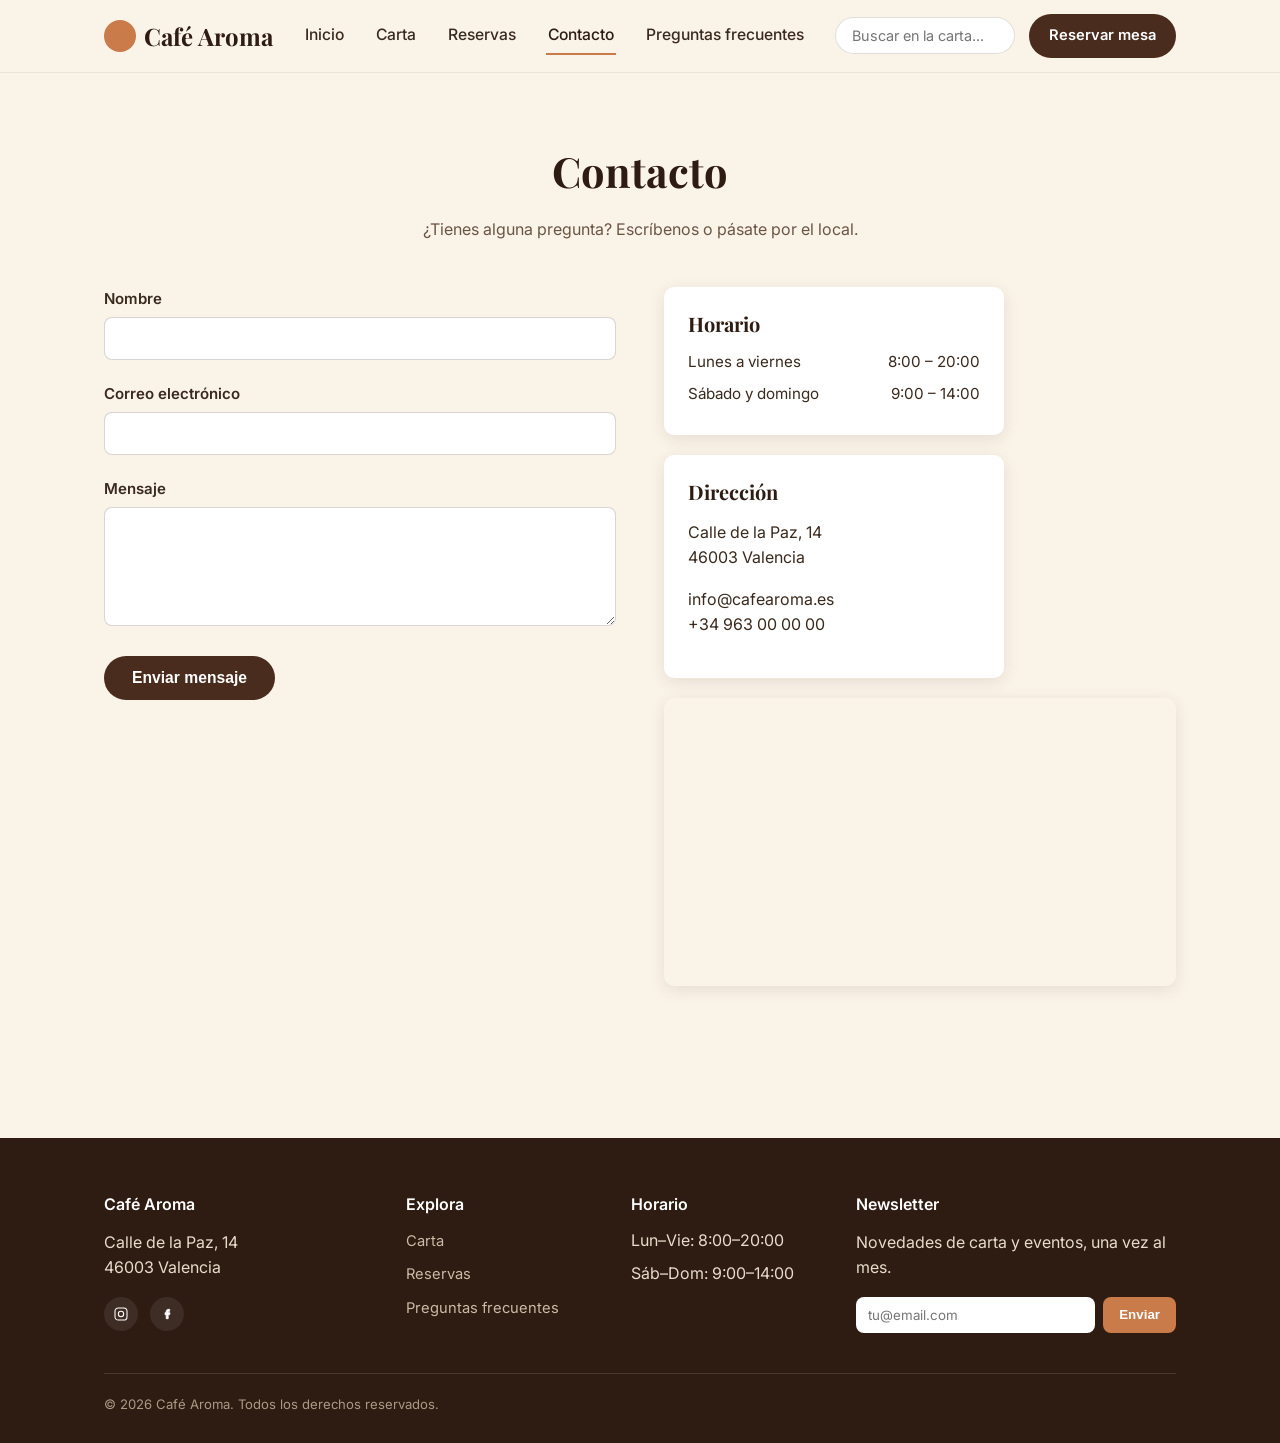
<file: contacto.html>
<!DOCTYPE html>
<html lang="en">
<head>
<meta charset="UTF-8">
<meta name="viewport" content="width=device-width, initial-scale=1.0">
<title>Contacto — Café Aroma</title>
<meta name="description" content="Contacta con Café Aroma: dirección, horario y formulario de contacto.">
<link rel="stylesheet" href="css/styles.css">
</head>
<body>
<a class="skip-link" href="#main">Saltar al contenido principal</a>

<header class="site-header">
  <div class="header-inner">
    <a href="index.html" class="logo">
      <span class="logo-mark" aria-hidden="true"></span>
      Café Aroma
    </a>
    <button class="nav-toggle" aria-expanded="false" aria-controls="main-nav">
      <svg width="22" height="22" viewBox="0 0 24 24" fill="none" aria-hidden="true"><path d="M3 6h18M3 12h18M3 18h18" stroke="#3A2A1E" stroke-width="2" stroke-linecap="round"/></svg>
      <span class="visually-hidden">Abrir menú</span>
    </button>
    <nav class="main-nav" id="main-nav" aria-label="Principal">
      <a href="index.html">Inicio</a>
      <a href="carta.html">Carta</a>
      <a href="reservas.html">Reservas</a>
      <a href="contacto.html" aria-current="page">Contacto</a>
      <a href="faq.html">Preguntas frecuentes</a>
    </nav>
    <div class="header-actions">
      <div class="search-field">
        <input type="search" placeholder="Buscar en la carta...">
      </div>
      <a href="reservas.html" class="btn-reserve">Reservar mesa</a>
    </div>
  </div>
</header>

<div id="main">
  <section>
    <div class="container">
      <div class="section-title">
        <h1>Contacto</h1>
        <p>¿Tienes alguna pregunta? Escríbenos o pásate por el local.</p>
      </div>

      <div class="contact-grid">
        <div>
          <form id="contacto-form" novalidate>
            <div class="form-row">
              <label for="con-nombre">Nombre</label>
              <input type="text" id="con-nombre" name="nombre" required>
            </div>
            <div class="form-row">
              <label for="con-email">Correo electrónico</label>
              <input type="email" id="con-email" name="email" required>
            </div>
            <div class="form-row">
              <label for="con-mensaje">Mensaje</label>
              <textarea id="con-mensaje" name="mensaje" rows="5" required></textarea>
            </div>
            <button type="submit" class="btn-submit">Enviar mensaje</button>
            <p class="success-message" id="contacto-success">Mensaje enviado. Te responderemos en breve.</p>
          </form>
        </div>

        <div>
          <div class="info-card">
            <h3>Horario</h3>
            <div class="hours-row"><span>Lunes a viernes</span><span>8:00 – 20:00</span></div>
            <div class="hours-row"><span>Sábado y domingo</span><span>9:00 – 14:00</span></div>
          </div>
          <div class="info-card">
            <h3>Dirección</h3>
            <p>Calle de la Paz, 14<br>46003 Valencia</p>
            <p>info@cafearoma.es<br>+34 963 00 00 00</p>
          </div>
          <div class="map-embed">
            <iframe src="https://www.openstreetmap.org/export/embed.html?bbox=-0.3789%2C39.4739%2C-0.3689%2C39.4789&layer=mapnik" title="Mapa de ubicación de Café Aroma en Calle de la Paz 14, Valencia"></iframe>
          </div>
        </div>
      </div>
    </div>
  </section>
</div>

<footer class="site-footer">
  <div class="container">
    <div class="footer-grid">
      <div>
        <h4>Café Aroma</h4>
        <p>Calle de la Paz, 14<br>46003 Valencia</p>
        <div class="social-links">
          <a href="#" aria-label="Instagram de Café Aroma">
            <svg width="16" height="16" viewBox="0 0 24 24" fill="none" aria-hidden="true"><rect x="3" y="3" width="18" height="18" rx="5" stroke="#fff" stroke-width="1.6"/><circle cx="12" cy="12" r="4" stroke="#fff" stroke-width="1.6"/></svg>
          </a>
          <a href="#" aria-label="Facebook de Café Aroma">
            <svg width="16" height="16" viewBox="0 0 24 24" fill="none" aria-hidden="true"><path d="M14 8h2V5h-2c-2 0-3.2 1.2-3.2 3.2V10H9v3h1.8v6h3v-6H16l.4-3h-2.6V8.6c0-.4.2-.6.6-.6Z" stroke="#fff" stroke-width="1.2" fill="#fff"/></svg>
          </a>
        </div>
      </div>
      <div>
        <h4>Explora</h4>
        <ul>
          <li><a href="carta.html">Carta</a></li>
          <li><a href="reservas.html">Reservas</a></li>
          <li><a href="faq.html">Preguntas frecuentes</a></li>
        </ul>
      </div>
      <div>
        <h4>Horario</h4>
        <ul>
          <li>Lun–Vie: 8:00–20:00</li>
          <li>Sáb–Dom: 9:00–14:00</li>
        </ul>
      </div>
      <div>
        <h4>Newsletter</h4>
        <p>Novedades de carta y eventos, una vez al mes.</p>
        <form class="newsletter-form">
          <label for="newsletter-email" class="visually-hidden">Correo electrónico</label>
          <input type="email" id="newsletter-email" required placeholder="tu@email.com">
          <button type="submit">Enviar</button>
        </form>
      </div>
    </div>
    <div class="footer-bottom">
      <span>© 2026 Café Aroma. Todos los derechos reservados.</span>
    </div>
  </div>
</footer>

<script src="js/main.js"></script>
</body>
</html>
</file>
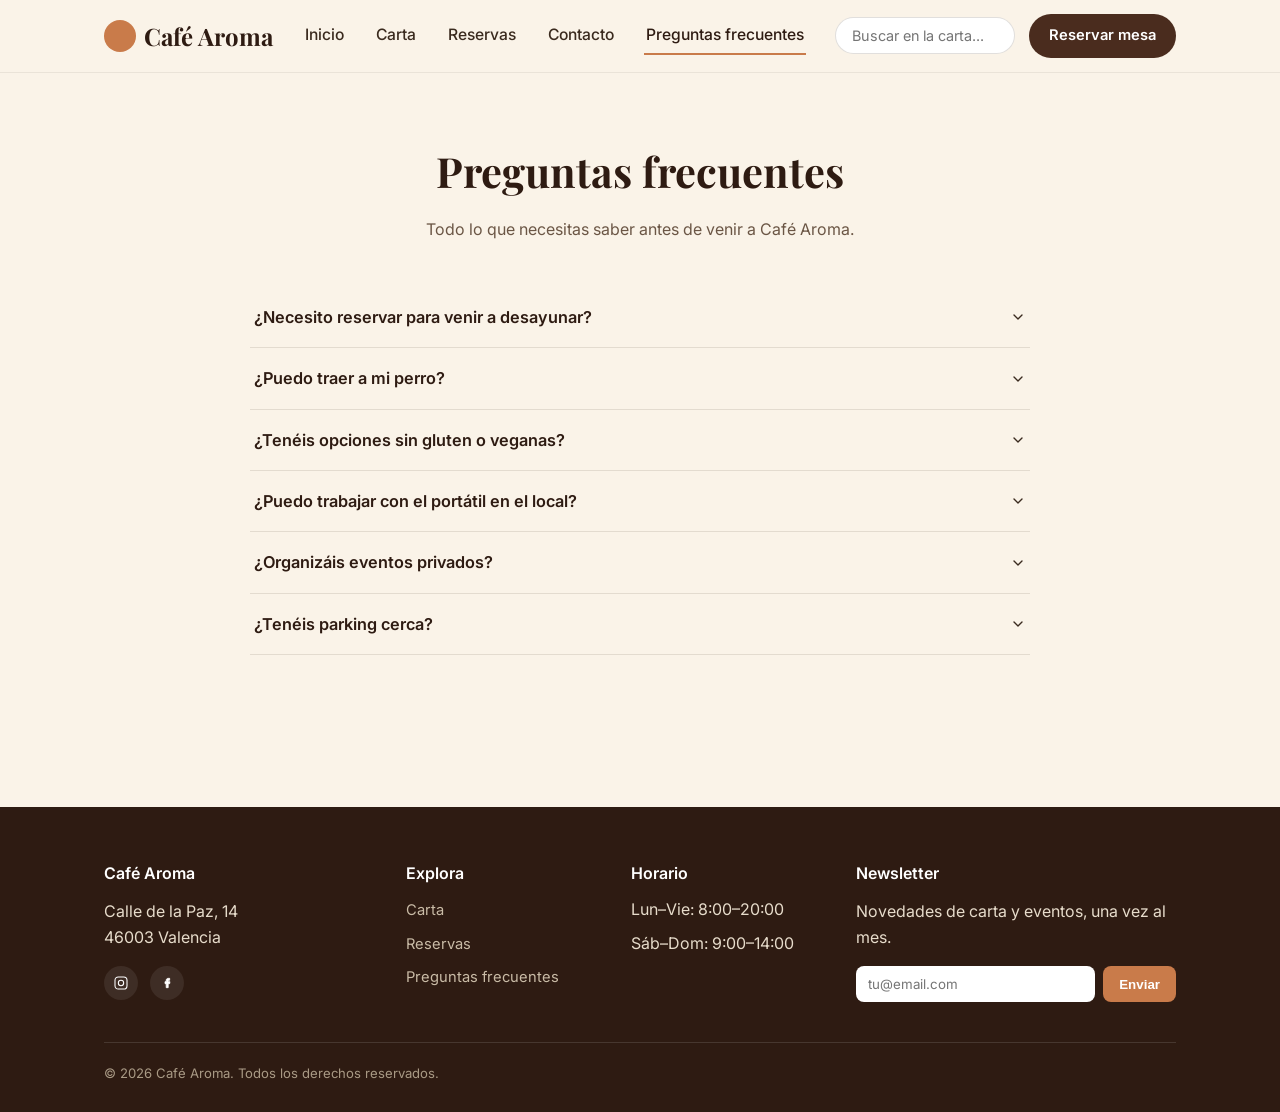
<file: faq.html>
<!DOCTYPE html>
<html lang="en">
<head>
<meta charset="UTF-8">
<meta name="viewport" content="width=device-width, initial-scale=1.0">
<title>Preguntas frecuentes — Café Aroma</title>
<meta name="description" content="Resolvemos las dudas más habituales sobre reservas, grupos, mascotas y trabajo remoto en Café Aroma.">
<link rel="stylesheet" href="css/styles.css">
</head>
<body>
<a class="skip-link" href="#main">Saltar al contenido principal</a>

<header class="site-header">
  <div class="header-inner">
    <a href="index.html" class="logo">
      <span class="logo-mark" aria-hidden="true"></span>
      Café Aroma
    </a>
    <button class="nav-toggle" aria-expanded="false" aria-controls="main-nav">
      <svg width="22" height="22" viewBox="0 0 24 24" fill="none" aria-hidden="true"><path d="M3 6h18M3 12h18M3 18h18" stroke="#3A2A1E" stroke-width="2" stroke-linecap="round"/></svg>
      <span class="visually-hidden">Abrir menú</span>
    </button>
    <nav class="main-nav" id="main-nav" aria-label="Principal">
      <a href="index.html">Inicio</a>
      <a href="carta.html">Carta</a>
      <a href="reservas.html">Reservas</a>
      <a href="contacto.html">Contacto</a>
      <a href="faq.html" aria-current="page">Preguntas frecuentes</a>
    </nav>
    <div class="header-actions">
      <div class="search-field">
        <input type="search" placeholder="Buscar en la carta...">
      </div>
      <a href="reservas.html" class="btn-reserve">Reservar mesa</a>
    </div>
  </div>
</header>

<main id="main">
  <section>
    <div class="container">
      <div class="section-title">
        <h1>Preguntas frecuentes</h1>
        <p>Todo lo que necesitas saber antes de venir a Café Aroma.</p>
      </div>

      <div class="accordion">
        <div class="accordion-item">
          <h2 class="accordion-trigger" tabindex="0" data-target="panel-1" onclick="toggleFaqPanel(this)">
            ¿Necesito reservar para venir a desayunar?
            <svg class="chevron" width="16" height="16" viewBox="0 0 24 24" fill="none" aria-hidden="true"><path d="M6 9l6 6 6-6" stroke="#3A2A1E" stroke-width="2" stroke-linecap="round" stroke-linejoin="round"/></svg>
          </h2>
          <div class="accordion-panel" id="panel-1" hidden>
            <div class="accordion-panel-inner">
              <p>No es necesario para grupos pequeños entre semana. Los fines de semana recomendamos reservar, sobre todo a mediodía.</p>
            </div>
          </div>
        </div>

        <div class="accordion-item">
          <h2 class="accordion-trigger" tabindex="0" data-target="panel-2" onclick="toggleFaqPanel(this)">
            ¿Puedo traer a mi perro?
            <svg class="chevron" width="16" height="16" viewBox="0 0 24 24" fill="none" aria-hidden="true"><path d="M6 9l6 6 6-6" stroke="#3A2A1E" stroke-width="2" stroke-linecap="round" stroke-linejoin="round"/></svg>
          </h2>
          <div class="accordion-panel" id="panel-2" hidden>
            <div class="accordion-panel-inner">
              <p>Sí, en la terraza es bienvenido. Dentro del local solo si va en un transportín pequeño.</p>
            </div>
          </div>
        </div>

        <div class="accordion-item">
          <h2 class="accordion-trigger" tabindex="0" data-target="panel-3" onclick="toggleFaqPanel(this)">
            ¿Tenéis opciones sin gluten o veganas?
            <svg class="chevron" width="16" height="16" viewBox="0 0 24 24" fill="none" aria-hidden="true"><path d="M6 9l6 6 6-6" stroke="#3A2A1E" stroke-width="2" stroke-linecap="round" stroke-linejoin="round"/></svg>
          </h2>
          <div class="accordion-panel" id="panel-3" hidden>
            <div class="accordion-panel-inner">
              <p>Sí, marcamos claramente en la carta los platos sin gluten, vegetarianos y veganos.</p>
            </div>
          </div>
        </div>

        <div class="accordion-item">
          <h2 class="accordion-trigger" tabindex="0" data-target="panel-4" onclick="toggleFaqPanel(this)">
            ¿Puedo trabajar con el portátil en el local?
            <svg class="chevron" width="16" height="16" viewBox="0 0 24 24" fill="none" aria-hidden="true"><path d="M6 9l6 6 6-6" stroke="#3A2A1E" stroke-width="2" stroke-linecap="round" stroke-linejoin="round"/></svg>
          </h2>
          <div class="accordion-panel" id="panel-4" hidden>
            <div class="accordion-panel-inner">
              <p>Claro, tenemos wifi gratuito y varios enchufes. Solo pedimos discreción si el local está muy lleno.</p>
            </div>
          </div>
        </div>

        <div class="accordion-item">
          <h2 class="accordion-trigger" tabindex="0" data-target="panel-5" onclick="toggleFaqPanel(this)">
            ¿Organizáis eventos privados?
            <svg class="chevron" width="16" height="16" viewBox="0 0 24 24" fill="none" aria-hidden="true"><path d="M6 9l6 6 6-6" stroke="#3A2A1E" stroke-width="2" stroke-linecap="round" stroke-linejoin="round"/></svg>
          </h2>
          <div class="accordion-panel" id="panel-5" hidden>
            <div class="accordion-panel-inner">
              <p>Sí, fuera de horario de apertura para grupos de hasta 25 personas. Escríbenos para consultar disponibilidad.</p>
            </div>
          </div>
        </div>

        <div class="accordion-item">
          <h2 class="accordion-trigger" tabindex="0" data-target="panel-6" onclick="toggleFaqPanel(this)">
            ¿Tenéis parking cerca?
            <svg class="chevron" width="16" height="16" viewBox="0 0 24 24" fill="none" aria-hidden="true"><path d="M6 9l6 6 6-6" stroke="#3A2A1E" stroke-width="2" stroke-linecap="round" stroke-linejoin="round"/></svg>
          </h2>
          <div class="accordion-panel" id="panel-6" hidden>
            <div class="accordion-panel-inner">
              <p>Hay un parking público a dos minutos andando, en la Plaza del Ayuntamiento. La zona también tiene aparcamiento regulado en superficie.</p>
            </div>
          </div>
        </div>
      </div>
    </div>
  </section>
</main>

<footer class="site-footer">
  <div class="container">
    <div class="footer-grid">
      <div>
        <h4>Café Aroma</h4>
        <p>Calle de la Paz, 14<br>46003 Valencia</p>
        <div class="social-links">
          <a href="#" aria-label="Instagram de Café Aroma">
            <svg width="16" height="16" viewBox="0 0 24 24" fill="none" aria-hidden="true"><rect x="3" y="3" width="18" height="18" rx="5" stroke="#fff" stroke-width="1.6"/><circle cx="12" cy="12" r="4" stroke="#fff" stroke-width="1.6"/></svg>
          </a>
          <a href="#" aria-label="Facebook de Café Aroma">
            <svg width="16" height="16" viewBox="0 0 24 24" fill="none" aria-hidden="true"><path d="M14 8h2V5h-2c-2 0-3.2 1.2-3.2 3.2V10H9v3h1.8v6h3v-6H16l.4-3h-2.6V8.6c0-.4.2-.6.6-.6Z" stroke="#fff" stroke-width="1.2" fill="#fff"/></svg>
          </a>
        </div>
      </div>
      <div>
        <h4>Explora</h4>
        <ul>
          <li><a href="carta.html">Carta</a></li>
          <li><a href="reservas.html">Reservas</a></li>
          <li><a href="faq.html">Preguntas frecuentes</a></li>
        </ul>
      </div>
      <div>
        <h4>Horario</h4>
        <ul>
          <li>Lun–Vie: 8:00–20:00</li>
          <li>Sáb–Dom: 9:00–14:00</li>
        </ul>
      </div>
      <div>
        <h4>Newsletter</h4>
        <p>Novedades de carta y eventos, una vez al mes.</p>
        <form class="newsletter-form">
          <label for="newsletter-email" class="visually-hidden">Correo electrónico</label>
          <input type="email" id="newsletter-email" required placeholder="tu@email.com">
          <button type="submit">Enviar</button>
        </form>
      </div>
    </div>
    <div class="footer-bottom">
      <span>© 2026 Café Aroma. Todos los derechos reservados.</span>
    </div>
  </div>
</footer>

<script src="js/main.js"></script>
</body>
</html>
</file>
<file: css/styles.css>
@import url('https://fonts.googleapis.com/css2?family=Playfair+Display:wght@600;700&family=Inter:wght@400;500;600&display=swap');

:root {
  --color-bg: #FAF3E8;
  --color-bg-alt: #F1E4D0;
  --color-card: #FFFFFF;
  --color-text: #3A2A1E;
  --color-text-soft: #6B5645;
  --color-brown: #4A2C1E;
  --color-brown-dark: #2E1B12;
  --color-accent: #C97B4A;
  --color-accent-dark: #A65C30;
  --color-success: #3F7A4E;
  --color-error: #B3261E;
  --color-badge-low: #E8B98C;
  --font-heading: 'Playfair Display', Georgia, serif;
  --font-body: 'Inter', system-ui, -apple-system, sans-serif;
  --radius: 10px;
  --shadow: 0 4px 16px rgba(58, 42, 30, 0.1);
}

* { box-sizing: border-box; }

html, body {
  margin: 0;
  padding: 0;
}

body {
  font-family: var(--font-body);
  color: var(--color-text);
  background: var(--color-bg);
  line-height: 1.6;
}

img { max-width: 100%; display: block; }

a { color: var(--color-accent-dark); }

h1, h2, h3, h4 {
  font-family: var(--font-heading);
  color: var(--color-brown-dark);
  line-height: 1.25;
  margin: 0 0 0.5em;
}

h1 { font-size: 2.6rem; }
h2 { font-size: 1.9rem; }
h3 { font-size: 1.25rem; }

.container {
  max-width: 1120px;
  margin: 0 auto;
  padding: 0 24px;
}

/* Header */
.site-header {
  position: sticky;
  top: 0;
  z-index: 50;
  background: var(--color-bg);
  border-bottom: 1px solid rgba(58, 42, 30, 0.08);
}

.header-inner {
  display: flex;
  align-items: center;
  justify-content: space-between;
  gap: 24px;
  padding: 14px 24px;
  max-width: 1120px;
  margin: 0 auto;
}

.logo {
  font-family: var(--font-heading);
  font-weight: 700;
  font-size: 1.5rem;
  color: var(--color-brown-dark);
  text-decoration: none;
  display: flex;
  align-items: center;
  gap: 8px;
}

.logo-mark {
  width: 32px;
  height: 32px;
  border-radius: 50%;
  background: var(--color-accent);
}

.main-nav {
  display: flex;
  align-items: center;
  gap: 28px;
}

.main-nav a {
  text-decoration: none;
  color: var(--color-text);
  font-weight: 500;
  font-size: 0.98rem;
  padding: 6px 2px;
  border-bottom: 2px solid transparent;
}

.main-nav a:hover,
.main-nav a[aria-current="page"] {
  border-bottom-color: var(--color-accent);
  color: var(--color-brown-dark);
}

.header-actions {
  display: flex;
  align-items: center;
  gap: 14px;
}

.search-field {
  display: inline-flex;
  align-items: center;
  background: var(--color-card);
  border: 1px solid rgba(58, 42, 30, 0.15);
  border-radius: 999px;
  padding: 8px 14px;
}

.search-field input {
  border: none;
  outline: none;
  background: transparent;
  font-family: var(--font-body);
  font-size: 0.9rem;
  width: 150px;
  color: var(--color-text);
}

.btn-reserve {
  background: var(--color-brown);
  color: #fff;
  border: none;
  border-radius: 999px;
  padding: 10px 20px;
  font-weight: 600;
  text-decoration: none;
  font-size: 0.92rem;
  cursor: pointer;
}

.nav-toggle {
  display: none;
  background: none;
  border: 1px solid rgba(58,42,30,0.2);
  border-radius: 8px;
  padding: 8px 10px;
  cursor: pointer;
}

.nav-toggle svg { display: block; }

@media (max-width: 860px) {
  .main-nav { display: none; gap: 18px; }
  .main-nav.is-open {
    display: flex;
    flex-direction: column;
    position: absolute;
    top: 100%;
    left: 0;
    right: 0;
    background: var(--color-bg);
    padding: 16px 24px 24px;
    border-bottom: 1px solid rgba(58,42,30,0.08);
  }
  .search-field { display: none; }
  .nav-toggle { display: inline-flex; }
}

/* Footer */
.site-footer {
  background: var(--color-brown-dark);
  color: #E7DCCB;
  margin-top: 80px;
  padding: 56px 0 28px;
}

.footer-grid {
  display: grid;
  grid-template-columns: 1.4fr 1fr 1fr 1.2fr;
  gap: 32px;
}

.site-footer h4 {
  color: #fff;
  font-family: var(--font-body);
  font-weight: 600;
  font-size: 1rem;
  margin-bottom: 14px;
}

.site-footer a {
  color: #C9BBA6;
  text-decoration: none;
  font-size: 0.92rem;
}

.site-footer ul { list-style: none; padding: 0; margin: 0; display: flex; flex-direction: column; gap: 8px; }

.footer-bottom {
  margin-top: 40px;
  padding-top: 20px;
  border-top: 1px solid rgba(255,255,255,0.12);
  font-size: 0.82rem;
  color: #A99A85;
  display: flex;
  justify-content: space-between;
  flex-wrap: wrap;
  gap: 10px;
}

.social-links { display: flex; gap: 12px; margin-top: 10px; }
.social-links a {
  width: 34px;
  height: 34px;
  border-radius: 50%;
  background: rgba(255,255,255,0.08);
  display: flex;
  align-items: center;
  justify-content: center;
}

.newsletter-form { display: flex; gap: 8px; margin-top: 6px; }
.newsletter-form input {
  flex: 1;
  min-width: 0;
  padding: 10px 12px;
  border-radius: 8px;
  border: none;
  font-family: var(--font-body);
}
.newsletter-form button {
  background: var(--color-accent);
  color: #fff;
  border: none;
  border-radius: 8px;
  padding: 10px 16px;
  font-weight: 600;
  cursor: pointer;
}

@media (max-width: 760px) {
  .footer-grid { grid-template-columns: 1fr 1fr; }
}

/* Hero */
.hero {
  position: relative;
  display: flex;
  align-items: center;
  min-height: 520px;
  color: #fff;
  overflow: hidden;
}

.hero img {
  position: absolute;
  inset: 0;
  width: 100%;
  height: 100%;
  object-fit: cover;
  z-index: 0;
}

.hero::after {
  content: "";
  position: absolute;
  inset: 0;
  background: linear-gradient(90deg, rgba(20,12,8,0.72) 0%, rgba(20,12,8,0.35) 65%, rgba(20,12,8,0.15) 100%);
  z-index: 1;
}

.hero-content {
  position: relative;
  z-index: 2;
  max-width: 560px;
  padding: 0 24px;
  margin: 0 auto;
  width: 100%;
}

.hero-content h1, .hero-content p { color: #fff; }
.hero-content p { font-size: 1.1rem; color: #EFE4D5; margin-bottom: 28px; }

.btn-primary {
  display: inline-block;
  background: var(--color-accent);
  color: #fff;
  padding: 13px 26px;
  border-radius: 999px;
  text-decoration: none;
  font-weight: 600;
}

/* Sections */
section { padding: 72px 0; }
.section-title { text-align: center; max-width: 620px; margin: 0 auto 44px; }
.section-title p { color: var(--color-text-soft); }

/* Destacados / cards */
.card-grid {
  display: grid;
  grid-template-columns: repeat(3, 1fr);
  gap: 28px;
}

.card {
  background: var(--color-card);
  border-radius: var(--radius);
  overflow: hidden;
  box-shadow: var(--shadow);
}

.card img { height: 190px; object-fit: cover; width: 100%; }
.card-body { padding: 20px; position: relative; }
.card-body h3 { margin-bottom: 8px; }
.card-body p { color: var(--color-text-soft); font-size: 0.95rem; margin: 0 0 14px; }
.card-body a.read-more { font-weight: 600; font-size: 0.92rem; text-decoration: none; }

.badge-new {
  position: absolute;
  top: -14px;
  right: 16px;
  background: var(--color-badge-low);
  color: #fff;
  font-size: 0.72rem;
  font-weight: 600;
  padding: 5px 10px;
  border-radius: 999px;
  letter-spacing: 0.02em;
}

@media (max-width: 900px) {
  .card-grid { grid-template-columns: 1fr; }
}

/* Testimonials carousel */
.testimonials {
  background: var(--color-bg-alt);
}

.carousel {
  position: relative;
  max-width: 720px;
  margin: 0 auto;
  text-align: center;
}

.carousel-track { position: relative; min-height: 190px; }

.carousel-slide {
  display: none;
  padding: 0 20px;
}

.carousel-slide.is-active { display: block; }

.carousel-slide blockquote {
  font-family: var(--font-heading);
  font-size: 1.3rem;
  color: var(--color-brown-dark);
  margin: 0 0 16px;
}

.carousel-slide cite {
  font-style: normal;
  color: var(--color-text-soft);
  font-size: 0.92rem;
}

.carousel-dots {
  display: flex;
  justify-content: center;
  gap: 10px;
  margin-top: 24px;
}

.carousel-dot {
  width: 10px;
  height: 10px;
  border-radius: 50%;
  background: #D9C6AD;
  cursor: pointer;
}

.carousel-dot.is-active { background: var(--color-accent); }

/* Menu / Carta */
.filter-tabs {
  display: flex;
  gap: 10px;
  justify-content: center;
  margin-bottom: 40px;
  flex-wrap: wrap;
}

.filter-tab {
  border: 1px solid rgba(58,42,30,0.15);
  background: var(--color-card);
  padding: 9px 18px;
  border-radius: 999px;
  font-family: var(--font-body);
  font-size: 0.92rem;
  cursor: pointer;
  color: var(--color-text);
}

.filter-tab.is-active {
  background: var(--color-accent);
  color: #fff;
}

.menu-category { margin-bottom: 52px; }
.menu-category > h2 { border-bottom: 2px solid var(--color-badge-low); padding-bottom: 10px; margin-bottom: 24px; }

.menu-grid {
  display: grid;
  grid-template-columns: repeat(3, 1fr);
  gap: 24px;
}

.menu-item {
  background: var(--color-card);
  border-radius: var(--radius);
  overflow: hidden;
  box-shadow: var(--shadow);
  display: flex;
  flex-direction: column;
}

.menu-item img { height: 160px; object-fit: cover; }
.menu-item-body { padding: 16px 18px; display: flex; flex-direction: column; gap: 8px; flex: 1; }
.menu-item-top { display: flex; justify-content: space-between; align-items: baseline; gap: 8px; }
.menu-item-top h3,
.menu-item-top h1 { margin: 0; font-size: 1.08rem; }
.menu-item-price { font-weight: 600; color: var(--color-accent-dark); white-space: nowrap; }
.menu-item-desc { color: var(--color-text-soft); font-size: 0.9rem; margin: 0; flex: 1; }

.menu-item-tags { display: flex; gap: 6px; flex-wrap: wrap; }
.tag {
  font-size: 0.72rem;
  padding: 3px 8px;
  border-radius: 999px;
  background: var(--color-bg-alt);
  color: var(--color-text-soft);
}

.menu-item-actions { display: flex; justify-content: space-between; align-items: center; gap: 8px; margin-top: 6px; }

.btn-add {
  background: var(--color-brown);
  color: #fff;
  border: none;
  border-radius: 8px;
  padding: 9px 14px;
  font-family: var(--font-body);
  font-weight: 600;
  font-size: 0.85rem;
  cursor: pointer;
  text-align: center;
}

.icon-btn {
  width: 36px;
  height: 36px;
  border-radius: 50%;
  border: 1px solid rgba(58,42,30,0.15);
  background: var(--color-card);
  display: flex;
  align-items: center;
  justify-content: center;
  cursor: pointer;
  flex-shrink: 0;
}

@media (max-width: 900px) {
  .menu-grid { grid-template-columns: 1fr; }
}

/* Forms */
.form-page {
  display: grid;
  grid-template-columns: 1.1fr 0.9fr;
  gap: 56px;
  align-items: start;
}

@media (max-width: 900px) {
  .form-page { grid-template-columns: 1fr; }
}

.form-panel {
  background: var(--color-card);
  border-radius: var(--radius);
  box-shadow: var(--shadow);
  padding: 36px;
}

.form-row { margin-bottom: 22px; }
.form-row label,
.form-row .field-label { display: block; font-weight: 600; margin-bottom: 6px; font-size: 0.94rem; }

.form-row input[type="text"],
.form-row input[type="email"],
.form-row input[type="tel"],
.form-row input[type="date"],
.form-row textarea {
  width: 100%;
  padding: 11px 14px;
  border: 1px solid rgba(58,42,30,0.2);
  border-radius: 8px;
  font-family: var(--font-body);
  font-size: 0.95rem;
  background: #fff;
  color: var(--color-text);
}

.form-row input:focus,
.form-row textarea:focus,
button:focus,
a:focus {
  outline: 3px solid var(--color-accent-dark);
  outline-offset: 2px;
}

.form-two-col { display: grid; grid-template-columns: 1fr 1fr; gap: 18px; }
@media (max-width: 540px) { .form-two-col { grid-template-columns: 1fr; } }

.radio-group, .checkbox-group {
  display: flex;
  flex-wrap: wrap;
  gap: 14px 22px;
}

.radio-group label, .checkbox-group label {
  display: flex;
  align-items: center;
  gap: 8px;
  font-weight: 400;
  margin: 0;
}

fieldset {
  border: none;
  padding: 0;
  margin: 0;
}

fieldset legend {
  font-weight: 600;
  margin-bottom: 8px;
  padding: 0;
  font-size: 0.94rem;
}

.group-label {
  font-weight: 600;
  margin-bottom: 8px;
  font-size: 0.94rem;
}

.checkbox-row {
  display: flex;
  align-items: flex-start;
  gap: 10px;
}

.checkbox-row input { margin-top: 4px; }

.error-text {
  color: var(--color-error);
  font-size: 0.85rem;
  margin-top: 6px;
  display: block;
}

.input-error {
  border-color: var(--color-error) !important;
}

.btn-submit {
  background: var(--color-brown);
  color: #fff;
  border: none;
  border-radius: 999px;
  padding: 13px 28px;
  font-weight: 600;
  font-size: 0.98rem;
  cursor: pointer;
}

.form-side {
  background: var(--color-bg-alt);
  border-radius: var(--radius);
  padding: 32px;
}

.form-side img { border-radius: 8px; margin-bottom: 20px; }

/* Modal */
.modal-overlay {
  display: none;
  position: fixed;
  inset: 0;
  background: rgba(20,12,8,0.55);
  align-items: center;
  justify-content: center;
  z-index: 100;
  padding: 20px;
}

.modal-overlay.is-open { display: flex; }

.modal {
  background: #fff;
  border-radius: var(--radius);
  max-width: 420px;
  width: 100%;
  padding: 32px;
  position: relative;
}

.modal-close {
  position: absolute;
  top: 16px;
  right: 16px;
  background: none;
  border: none;
  cursor: pointer;
  color: var(--color-text-soft);
}

.modal h2 { margin-bottom: 10px; }
.modal p { color: var(--color-text-soft); }

/* Contacto */
.contact-grid {
  display: grid;
  grid-template-columns: 1fr 1fr;
  gap: 48px;
}

@media (max-width: 900px) { .contact-grid { grid-template-columns: 1fr; } }

.info-card {
  background: var(--color-card);
  border-radius: var(--radius);
  box-shadow: var(--shadow);
  padding: 24px;
  margin-bottom: 20px;
  width: 340px;
  overflow: hidden;
}

.info-card .hours-row {
  display: flex;
  justify-content: space-between;
  gap: 16px;
  white-space: nowrap;
  font-size: 0.95rem;
  padding: 4px 0;
}

.map-embed {
  border-radius: var(--radius);
  overflow: hidden;
  box-shadow: var(--shadow);
}

.map-embed iframe { width: 100%; height: 280px; border: 0; }

.success-message {
  color: var(--color-success);
  font-weight: 600;
  margin-top: 16px;
  display: none;
}

.success-message.is-visible { display: block; }

/* FAQ accordion */
.accordion { max-width: 780px; margin: 0 auto; }

.accordion-item {
  border-bottom: 1px solid rgba(58,42,30,0.12);
}

.accordion-trigger {
  width: 100%;
  text-align: left;
  background: none;
  border: none;
  margin: 0;
  padding: 20px 4px;
  display: flex;
  justify-content: space-between;
  align-items: center;
  font-family: var(--font-body);
  font-weight: 600;
  font-size: 1.02rem;
  color: var(--color-brown-dark);
  cursor: pointer;
}

.accordion-trigger .chevron { transition: transform 0.2s ease; flex-shrink: 0; margin-left: 12px; }
.accordion-trigger.is-active .chevron { transform: rotate(180deg); }

.accordion-panel-inner { padding: 0 4px 20px; color: var(--color-text-soft); }

/* Utility */
.text-center { text-align: center; }
.skip-link {
  position: absolute;
  left: -999px;
  top: auto;
  background: var(--color-brown);
  color: #fff;
  padding: 12px 18px;
  border-radius: 8px;
  z-index: 200;
}
.skip-link:focus {
  left: 16px;
  top: 16px;
}

.visually-hidden {
  position: absolute;
  width: 1px;
  height: 1px;
  padding: 0;
  margin: -1px;
  overflow: hidden;
  clip: rect(0, 0, 0, 0);
  white-space: nowrap;
  border: 0;
}
</file>
